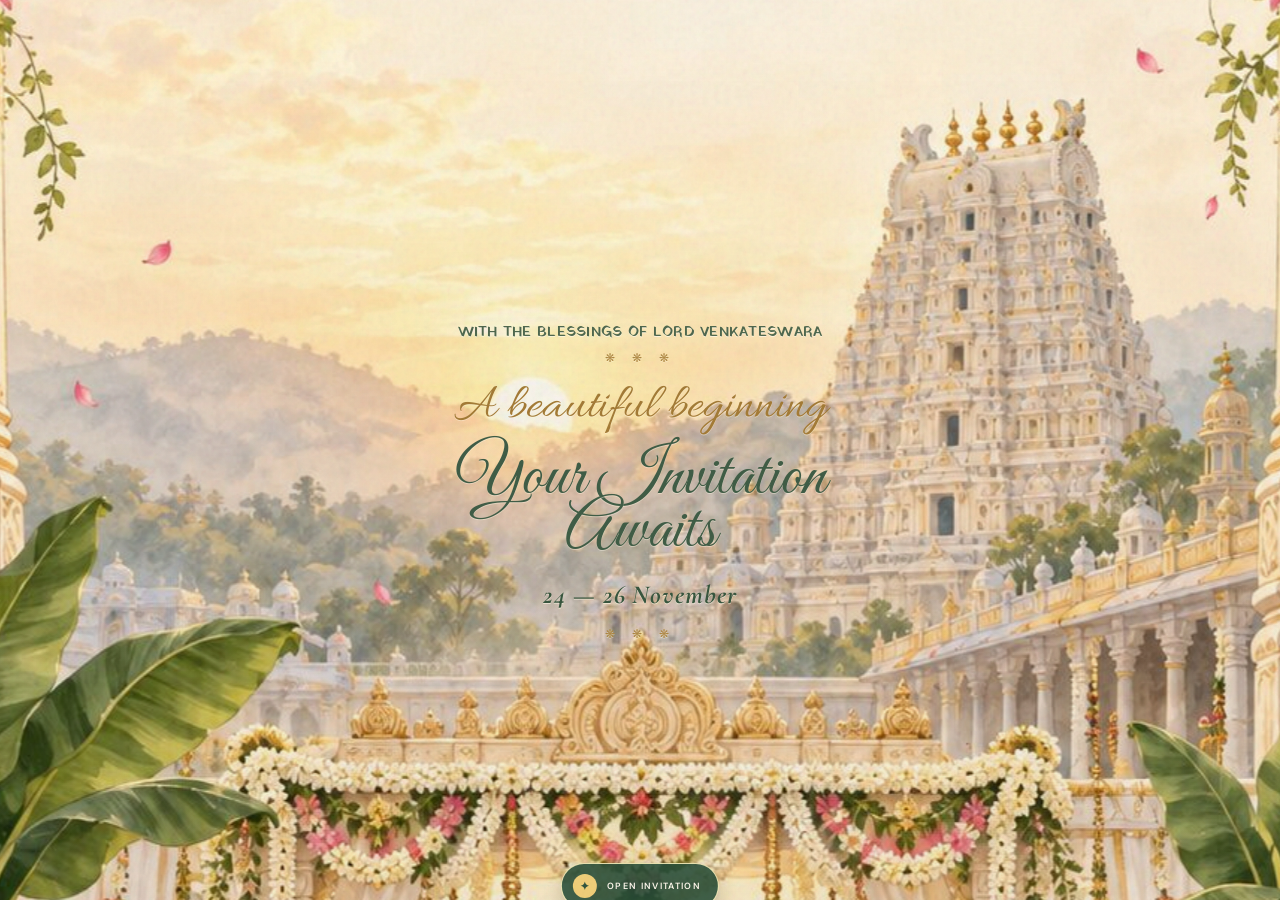
<file: index.html>
<!doctype html>
<html lang="en">
  <head>
    <meta charset="UTF-8" />
    <meta name="viewport" content="width=device-width, initial-scale=1.0" />
    <meta name="theme-color" content="#f6f0e5" />
    <meta name="description" content="A wedding invitation for Shanmukha Sai Sagar Teja Potti and Bhanu Kiran Atturu." />
    <title>Shanmukha &amp; Bhanu | Wedding Invitation</title>
    <link rel="preconnect" href="https://fonts.googleapis.com" />
    <link rel="preconnect" href="https://fonts.gstatic.com" crossorigin />
    <link href="https://fonts.googleapis.com/css2?family=Allura&family=Cormorant+Garamond:ital,wght@0,400;0,500;0,600;0,700;1,500;1,600&family=DM+Sans:opsz,wght@9..40,400;9..40,500;9..40,600&family=Great+Vibes&family=Yatra+One&display=swap" rel="stylesheet" />
    <link rel="stylesheet" href="styles.css" />
  </head>
  <body>
    <main class="invite-app" id="inviteApp" aria-label="Wedding invitation">
      <section class="scene welcome-scene" id="cover" data-scene aria-label="Welcome">
        <div class="cover-seal paper-panel">
          <p class="micro-copy">WITH THE BLESSINGS OF LORD VENKATESWARA</p>
          <div class="seal-floral seal-floral-top" aria-hidden="true">❋ ❋ ❋</div>
          <p class="script-line">A beautiful beginning</p>
          <h1 class="opening-title">Your Invitation<br />Awaits</h1>
          <p class="welcome-subtitle">24 — 26 November</p>
          <div class="seal-floral seal-floral-bottom" aria-hidden="true">❋ ❋ ❋</div>
        </div>
        <button class="unwrap-trigger" type="button" data-scroll-to="couple" aria-label="Open the invitation"><span>✦</span> OPEN INVITATION</button>
      </section>

      <section class="scene couple-scene" id="couple" data-scene aria-label="The couple">
        <div class="couple-frame paper-panel">
          <span class="corner-mark top-mark" aria-hidden="true">✦</span>
          <p class="micro-copy">A NEW BEGINNING</p>
          <div class="couple-illustration"><img src="couple-illustration-transparent.png" alt="Illustration of Shanmukha and Bhanu in traditional wedding attire" loading="lazy" /></div>
          <p class="script-line">Two hearts, one beautiful journey</p>
          <h2><span>Shanmukha Sai Sagar Teja Potti</span><em>&amp;</em><span>Bhanu Kiran Atturu</span></h2>
          <p class="parents-copy">Son of <b>Udaya Kumar Potti &amp; Kalavathi Potti</b><br />and daughter of <b>Madhusudhana Atturu &amp; Sreelatha Ayyapaneni</b></p>
          <button class="text-cta" type="button" data-scroll-to="celebrations">Our celebrations <i>↓</i></button>
          <span class="corner-mark bottom-mark" aria-hidden="true">✦</span>
        </div>
      </section>

      <section class="scene events-scene" id="celebrations" data-scene aria-label="Celebrations">
        <div class="event-backgrounds" aria-hidden="true"><i class="event-background event-background--haldi"></i><i class="event-background event-background--mehendi"></i><i class="event-background event-background--sangeet"></i><i class="event-background event-background--reception"></i></div>
        <div class="events-paper paper-panel">
          <div class="garland" aria-hidden="true"><i></i><i></i><i></i><i></i><i></i><i></i><i></i></div>
          <div class="countdown" data-countdown aria-label="Countdown to the wedding"><span><b data-days>--</b>DAYS</span><span><b data-hours>--</b>HOURS</span><span><b data-minutes>--</b>MINUTES</span><span><b data-seconds>--</b>SECONDS</span></div>
          <p class="micro-copy">SAVE THESE DAYS</p>
          <p class="script-line">Three days of laughter, colour &amp; love</p>
          <h2>Our celebrations</h2>
          <div class="event-stack event-grid">
            <article class="event-tile haldi-tile" data-event="haldi" tabindex="0">
              <div class="event-copy"><p>24 NOVEMBER</p><h3>Haldi</h3><span>MORNING TO AFTERNOON</span></div>
              <small>HOVER TO ENTER</small>
            </article>
            <article class="event-tile mehendi-tile" data-event="mehendi" tabindex="0">
              <div class="event-copy"><p>24 NOVEMBER</p><h3>Mehendi</h3><span>MORNING TO AFTERNOON</span></div>
              <small>HOVER TO ENTER</small>
            </article>
            <article class="event-tile sangeet-tile" data-event="sangeet" tabindex="0">
              <div class="event-copy"><p>24 NOVEMBER</p><h3>Sangeet</h3><span>IN THE EVENING</span></div>
              <small>HOVER TO ENTER</small>
            </article>
            <article class="event-tile reception-tile" data-event="reception" tabindex="0">
              <div class="event-copy"><p>25 NOVEMBER</p><h3>Reception</h3><span>IN THE EVENING</span></div>
              <small>HOVER TO ENTER</small>
            </article>
          </div>
          <button class="text-cta" type="button" data-scroll-to="wedding">The wedding morning <i>↓</i></button>
        </div>
      </section>

      <section class="scene wedding-scene" id="wedding" data-scene aria-label="Wedding day">
        <div class="wedding-card paper-panel">
          <div class="arch-illustration" aria-hidden="true"><span></span><i></i><b></b></div>
          <p class="micro-copy">WEDDING MAHOTSAVAM</p>
          <p class="script-line">As the morning bells ring</p>
          <h2>26<sup>th</sup> November</h2>
          <p class="muhurtham">6:54 AM <span>·</span> MUHURTHAM</p>
          <p class="wedding-copy">Your presence will turn this sacred morning into a memory we will always hold close.</p>
          <a class="location-note location-link" href="https://maps.google.com/maps?vet=10CAAQoqAOahcKEwiA9_bD6I-XAxUAAAAAHQAAAAAQCQ..i&udm&fvr=1&pvq=Cg0vZy8xMXowbW0wN2tqIgYKABACGAM&lqi=ChVJTkFJIGNvbW11bml0eSBjZW50ZXKSARBjb21tdW5pdHlfY2VudGVyqgEA4AEA6gEiCiAIChIcQ0lBQkloQWpsQ3FWZUQ5bnZWYUFYWUp4OGZTQQ&cs=1&um=1&ie=UTF-8&fb=1&gl=us&sa=X&ftid=0x88e42bda3be8a9bb:0x25cb37b0cd97bcf3" target="_blank" rel="noopener noreferrer" aria-label="Open INAI Community Center in Google Maps">
            <svg class="map-pin" viewBox="0 0 24 24" aria-hidden="true"><path d="M12 21s7-6.07 7-12A7 7 0 1 0 5 9c0 5.93 7 12 7 12Z"/><circle cx="12" cy="9" r="2.35"/></svg>
            <p>INAI COMMUNITY CENTER <span>·</span> OPEN IN GOOGLE MAPS</p>
          </a>
          <button class="round-cta" type="button" data-scroll-to="rsvp">RSVP <i>↓</i></button>
        </div>
      </section>

      <section class="scene rsvp-scene" id="rsvp" data-scene aria-label="RSVP">
        <div class="rsvp-paper paper-panel">
          <div class="floral-wreath" aria-hidden="true"><span>❋</span><span>❋</span><span>❋</span><span>❋</span><span>❋</span></div>
          <p class="micro-copy">SHANMUKHA &amp; BHANU</p>
          <p class="script-line">Your presence is our joy</p>
          <h2>Will you join us?</h2>
          <p class="rsvp-copy">Choose an option below to send your warm response.</p>
          <div class="rsvp-actions">
            <a href="rsvp.html?response=joyfully-attending">Joyfully attending <i>→</i></a>
            <a href="rsvp.html?response=with-regrets">Sending wishes</a>
          </div>
          <button class="restart" type="button" data-scroll-to="cover">Back to the beginning ↑</button>
        </div>
      </section>

    </main>
    <script src="script.js"></script>
  </body>
</html>
</file>
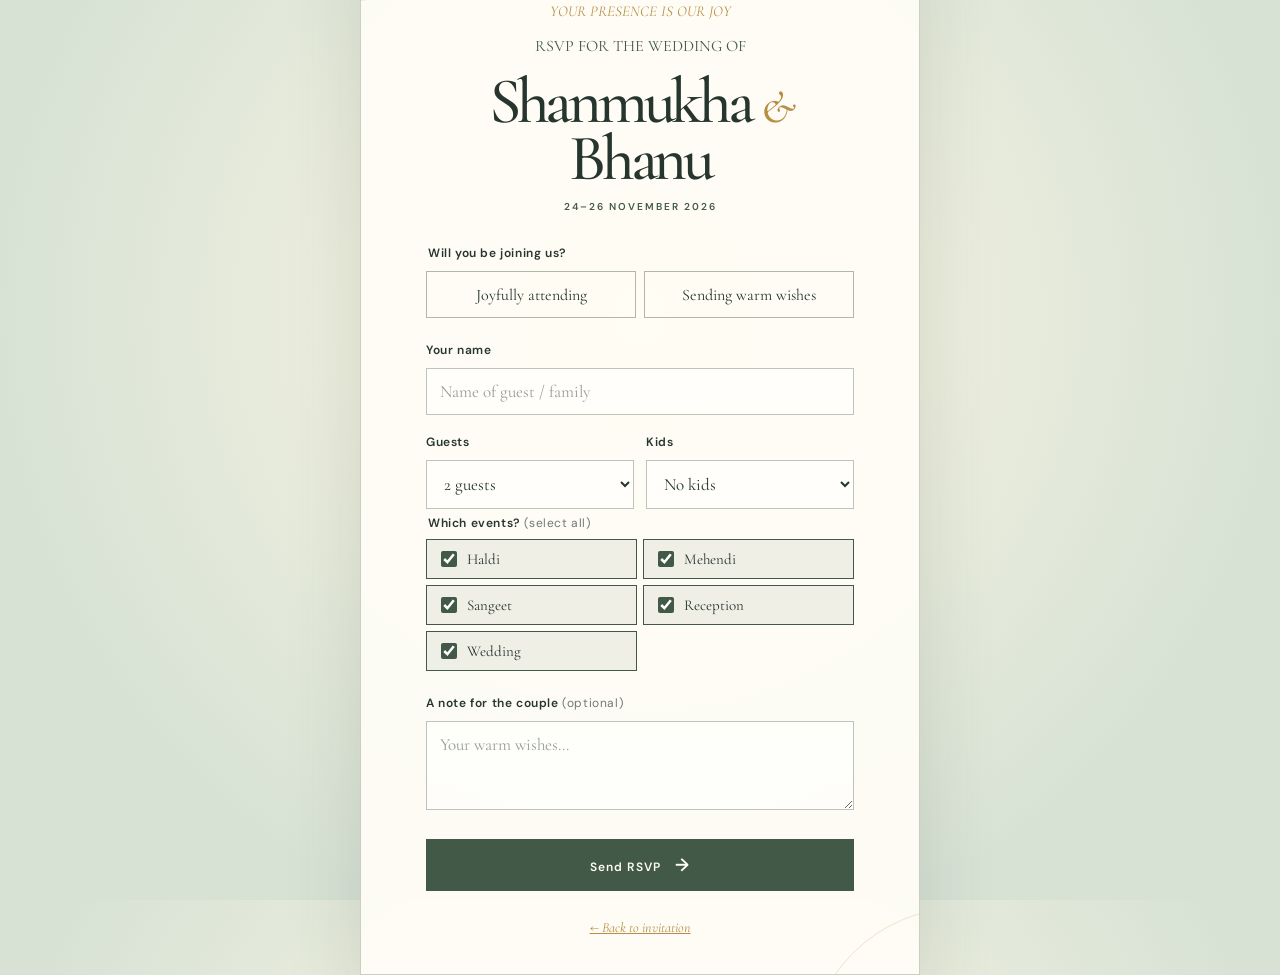
<file: rsvp.html>
<!doctype html>
<html lang="en">
  <head>
    <meta charset="UTF-8" />
    <meta name="viewport" content="width=device-width, initial-scale=1.0" />
    <meta name="theme-color" content="#f6f0e5" />
    <title>RSVP | Shanmukha &amp; Bhanu</title>
    <link rel="preconnect" href="https://fonts.googleapis.com" />
    <link rel="preconnect" href="https://fonts.gstatic.com" crossorigin />
    <link href="https://fonts.googleapis.com/css2?family=Allura&family=Cormorant+Garamond:ital,wght@0,400;0,500;0,600;0,700;1,500;1,600&family=DM+Sans:opsz,wght@9..40,400;9..40,500;9..40,600&display=swap" rel="stylesheet" />
    <link rel="stylesheet" href="styles.css" />
    <link rel="stylesheet" href="rsvp.css" />
    <style>
      .guest-counts { display:grid; grid-template-columns:1fr 1fr; gap:12px; }
      .guest-counts .field-label { margin-top:19px; }
      .share-actions { display:grid; gap:10px; margin-top:18px; }
      .share-btn { display:flex; align-items:center; justify-content:center; gap:8px; width:100%; padding:13px 18px; border:1px solid var(--evergreen); border-radius:0; cursor:pointer; font-family:var(--sans); font-size:12px; font-weight:600; letter-spacing:.09em; transition:filter .2s,transform .2s; text-decoration:none; }
      .share-btn:hover { filter:brightness(1.06); transform:translateY(-2px); }
      .share-btn svg { width:18px; height:18px; flex:0 0 auto; }
      .whatsapp-btn { color:#fff; background:#25d366; border-color:#25d366; }
      .copy-btn { color:var(--paper); background:var(--evergreen); border-color:var(--evergreen); }
      .share-native-btn { color:var(--evergreen); background:transparent; border-color:var(--evergreen); }
      .share-divider { margin:14px 0 4px; color:rgba(38,54,47,.55); font:italic 13px var(--serif); text-align:center; }
      .events-attending { margin-top:6px; }
      .events-attending legend { margin-bottom:8px; }
      .event-checks { display:grid; grid-template-columns:1fr 1fr; gap:6px; }
      .event-checks label { display:flex; align-items:center; gap:7px; padding:8px 10px; border:1px solid rgba(67,89,71,.28); font:15px var(--serif); cursor:pointer; transition:background .2s; }
      .event-checks label:has(input:checked) { background:rgba(67,89,71,.08); border-color:var(--evergreen); }
      .event-checks input { accent-color:var(--evergreen); width:16px; height:16px; }
      .blessing-intro { margin:20px 0 4px; padding:17px 18px; border:1px solid rgba(183,142,70,.38); background:rgba(183,142,70,.07); text-align:center; }
      .blessing-intro h2 { margin:0 0 5px; color:var(--evergreen); font:italic 24px var(--serif); }
      .blessing-intro p { margin:0; color:rgba(38,54,47,.78); font:italic 15px/1.4 var(--serif); }
      [hidden] { display:none !important; }
      @media (max-width:400px) {
        .event-checks { grid-template-columns:1fr; }
        .guest-counts { grid-template-columns:1fr 1fr; }
      }
    </style>
  </head>
  <body class="rsvp-page">
    <main class="rsvp-card">
      <p class="rsvp-telugu">YOUR PRESENCE IS OUR JOY</p>
      <p class="eyebrow rsvp-eyebrow">RSVP FOR THE WEDDING OF</p>
      <h1>Shanmukha <em>&amp;</em> Bhanu</h1>
      <p class="rsvp-date">24–26 NOVEMBER 2026</p>
      <form id="rsvpForm" novalidate>
        <fieldset>
          <legend>Will you be joining us?</legend>
          <div class="response-options">
            <label><input type="radio" name="response" value="Joyfully attending" required /><span>Joyfully attending</span></label>
            <label><input type="radio" name="response" value="Sending warm wishes" /><span>Sending warm wishes</span></label>
          </div>
        </fieldset>
        <label class="field-label" for="guestName">Your name</label>
        <input id="guestName" name="guestName" autocomplete="name" placeholder="Name of guest / family" required />
        <div id="attendingDetails">
          <div class="guest-counts">
            <div>
              <label class="field-label" for="guestCount">Guests</label>
              <select id="guestCount" name="guestCount">
                <option value="1">1 guest</option>
                <option value="2" selected>2 guests</option>
                <option value="3">3 guests</option>
                <option value="4">4 guests</option>
                <option value="5+">5+ guests</option>
              </select>
            </div>
            <div>
              <label class="field-label" for="kidsCount">Kids</label>
              <select id="kidsCount" name="kidsCount">
                <option value="0">No kids</option>
                <option value="1">1 child</option>
                <option value="2">2 children</option>
                <option value="3">3 children</option>
                <option value="4+">4+ children</option>
              </select>
            </div>
          </div>
          <fieldset class="events-attending">
            <legend class="field-label">Which events? <span>(select all)</span></legend>
            <div class="event-checks">
              <label><input type="checkbox" name="events" value="Haldi" checked />Haldi</label>
              <label><input type="checkbox" name="events" value="Mehendi" checked />Mehendi</label>
              <label><input type="checkbox" name="events" value="Sangeet" checked />Sangeet</label>
              <label><input type="checkbox" name="events" value="Reception" checked />Reception</label>
              <label><input type="checkbox" name="events" value="Wedding" checked />Wedding</label>
            </div>
          </fieldset>
        </div>
        <div class="blessing-intro" id="blessingIntro" hidden>
          <h2>Send a little love</h2>
          <p>Though you can’t be with us, your blessings mean so much.</p>
        </div>
        <label class="field-label" id="noteLabel" for="note">A note for the couple <span>(optional)</span></label>
        <textarea id="note" name="note" rows="3" placeholder="Your warm wishes…"></textarea>
        <button type="submit">Send RSVP <span>→</span></button>
      </form>
      <div class="response-message" id="responseMessage" hidden aria-live="polite">
        <p class="message-mark">✦</p>
        <h2>Thank you!</h2>
        <p id="messageText"></p>
        <div class="share-actions">
          <a class="share-btn whatsapp-btn" id="whatsappShare" href="#" target="_blank" rel="noopener noreferrer">
            <svg viewBox="0 0 24 24" fill="currentColor"><path d="M17.472 14.382c-.297-.149-1.758-.867-2.03-.967-.273-.099-.471-.148-.67.15-.197.297-.767.966-.94 1.164-.173.199-.347.223-.644.075-.297-.15-1.255-.463-2.39-1.475-.883-.788-1.48-1.761-1.653-2.059-.173-.297-.018-.458.13-.606.134-.133.298-.347.446-.52.149-.174.198-.298.298-.497.099-.198.05-.371-.025-.52-.075-.149-.669-1.612-.916-2.207-.242-.579-.487-.5-.669-.51-.173-.008-.371-.01-.57-.01-.198 0-.52.074-.792.372-.272.297-1.04 1.016-1.04 2.479 0 1.462 1.065 2.875 1.213 3.074.149.198 2.096 3.2 5.077 4.487.709.306 1.262.489 1.694.625.712.227 1.36.195 1.871.118.571-.085 1.758-.719 2.006-1.413.248-.694.248-1.289.173-1.413-.074-.124-.272-.198-.57-.347m-5.421 7.403h-.004a9.87 9.87 0 01-5.031-1.378l-.361-.214-3.741.982.998-3.648-.235-.374a9.86 9.86 0 01-1.51-5.26c.001-5.45 4.436-9.884 9.888-9.884 2.64 0 5.122 1.03 6.988 2.898a9.825 9.825 0 012.893 6.994c-.003 5.45-4.437 9.884-9.885 9.884m8.413-18.297A11.815 11.815 0 0012.05 0C5.495 0 .16 5.335.157 11.892c0 2.096.547 4.142 1.588 5.945L.057 24l6.305-1.654a11.882 11.882 0 005.683 1.448h.005c6.554 0 11.89-5.335 11.893-11.893a11.821 11.821 0 00-3.48-8.413z"/></svg>
            Send via WhatsApp
          </a>
          <button class="share-btn copy-btn" id="copyResponse" type="button">
            <svg viewBox="0 0 24 24" fill="none" stroke="currentColor" stroke-width="2"><rect x="9" y="9" width="13" height="13" rx="2"/><path d="M5 15H4a2 2 0 01-2-2V4a2 2 0 012-2h9a2 2 0 012 2v1"/></svg>
            Copy RSVP message
          </button>
          <button class="share-btn share-native-btn" id="nativeShare" type="button" hidden>
            <svg viewBox="0 0 24 24" fill="none" stroke="currentColor" stroke-width="2"><circle cx="18" cy="5" r="3"/><circle cx="6" cy="12" r="3"/><circle cx="18" cy="19" r="3"/><path d="M8.59 13.51l6.83 3.98M15.41 6.51l-6.82 3.98"/></svg>
            Share…
          </button>
        </div>
      </div>
      <a class="return-link" href="index.html">← Back to invitation</a>
    </main>
    <script>
      // ── PASTE YOUR GOOGLE APPS SCRIPT WEB APP URL HERE ──
      const GOOGLE_SCRIPT_URL = 'https://script.google.com/macros/s/AKfycbxhFfyy0weyGkVvTYgEt6jJkutB7xtezb4gKPR59Fugv_9b9_sWZN6_I-GNwBYvLSiWRQ/exec';
      const WHATSAPP_NUMBER = '';

      const params = new URLSearchParams(window.location.search);
      const form = document.getElementById('rsvpForm');
      const responseMessage = document.getElementById('responseMessage');
      const messageText = document.getElementById('messageText');
      const responseChoice = params.get('response');
      const attending = document.querySelector('input[value="Joyfully attending"]');
      const wishes = document.querySelector('input[value="Sending warm wishes"]');
      const attendingDetails = document.getElementById('attendingDetails');
      const blessingIntro = document.getElementById('blessingIntro');
      const noteLabel = document.getElementById('noteLabel');
      const note = document.getElementById('note');
      const syncResponseFields = () => {
        const sendingWishes = wishes.checked;
        attendingDetails.hidden = sendingWishes;
        blessingIntro.hidden = !sendingWishes;
        noteLabel.innerHTML = sendingWishes
          ? 'Your blessing for the couple <span>(optional)</span>'
          : 'A note for the couple <span>(optional)</span>';
        note.placeholder = sendingWishes
          ? 'Write your heartfelt wishes for their journey together…'
          : 'Your warm wishes…';
      };
      form.querySelectorAll('input[name="response"]').forEach((radio) => {
        radio.addEventListener('change', syncResponseFields);
      });
      if (responseChoice === 'joyfully-attending') attending.checked = true;
      if (responseChoice === 'with-regrets') wishes.checked = true;
      syncResponseFields();

      if (navigator.share) {
        document.getElementById('nativeShare').hidden = false;
      }

      let rsvpText = '';

      form.addEventListener('submit', async (event) => {
        event.preventDefault();
        if (!form.reportValidity()) return;

        const submitBtn = form.querySelector('button[type="submit"]');
        submitBtn.disabled = true;
        submitBtn.textContent = 'Sending…';

        const data = new FormData(form);
        const events = data.getAll('events');
        const eventsLine = events.length > 0 ? `\nEvents: ${events.join(', ')}` : '';

        const payload = {
          guestName: data.get('guestName'),
          response: data.get('response'),
          guestCount: data.get('response') === 'Joyfully attending' ? data.get('guestCount') : '',
          kidsCount: data.get('response') === 'Joyfully attending' ? data.get('kidsCount') : '',
          events: data.get('response') === 'Joyfully attending' ? events : [],
          note: data.get('note') || ''
        };

        const isAttending = payload.response === 'Joyfully attending';
        rsvpText = `RSVP — ${payload.guestName}\nWedding of Shanmukha & Bhanu (24–26 Nov 2026)\nResponse: ${payload.response}`
          + (isAttending ? `\nGuests: ${payload.guestCount}\nKids: ${payload.kidsCount}${eventsLine}` : '')
          + (payload.note ? `\n${isAttending ? 'Message' : 'Blessing'}: ${payload.note}` : '');

        if (GOOGLE_SCRIPT_URL) {
          try {
            const iframe = document.createElement('iframe');
            iframe.name = 'rsvp-sink';
            iframe.style.display = 'none';
            document.body.appendChild(iframe);
            const hiddenForm = document.createElement('form');
            hiddenForm.method = 'POST';
            hiddenForm.action = GOOGLE_SCRIPT_URL;
            hiddenForm.target = 'rsvp-sink';
            const input = document.createElement('input');
            input.type = 'hidden';
            input.name = 'data';
            input.value = JSON.stringify(payload);
            hiddenForm.appendChild(input);
            document.body.appendChild(hiddenForm);
            hiddenForm.submit();
            hiddenForm.remove();
          } catch {}
        }

        form.hidden = true;
        messageText.textContent = isAttending
          ? 'We can\'t wait to celebrate with you! Your RSVP has been recorded.'
          : 'Thank you for your kind wishes. Your blessings mean so much to us!';
        responseMessage.hidden = false;

        const waLink = document.getElementById('whatsappShare');
        const waText = encodeURIComponent(rsvpText);
        waLink.href = WHATSAPP_NUMBER
          ? `https://wa.me/${WHATSAPP_NUMBER}?text=${waText}`
          : `https://wa.me/?text=${waText}`;
      });

      document.getElementById('copyResponse').addEventListener('click', async (event) => {
        try {
          await navigator.clipboard.writeText(rsvpText);
          event.currentTarget.innerHTML = '✓ Copied!';
          setTimeout(() => { event.currentTarget.innerHTML = '<svg viewBox="0 0 24 24" fill="none" stroke="currentColor" stroke-width="2"><rect x="9" y="9" width="13" height="13" rx="2"/><path d="M5 15H4a2 2 0 01-2-2V4a2 2 0 012-2h9a2 2 0 012 2v1"/></svg> Copy RSVP message'; }, 2000);
        } catch {
          prompt('Copy this RSVP:', rsvpText);
        }
      });

      document.getElementById('nativeShare').addEventListener('click', async () => {
        try {
          await navigator.share({ title: 'RSVP — Shanmukha & Bhanu Wedding', text: rsvpText });
        } catch {}
      });
    </script>
  </body>
</html>
</file>
<file: styles.css>
:root { --ink:#26362f; --evergreen:#435947; --sage:#aebba3; --leaf:#718467; --paper:#fffdf6; --warm-paper:#f6f0e5; --blush:#e7c5bc; --gold:#b78e46; --script:"Allura",cursive; --display-script:"Great Vibes",cursive; --serif:"Cormorant Garamond",Georgia,serif; --sans:"DM Sans",sans-serif; }
*{box-sizing:border-box}html,body{height:100%}body{margin:0;color:var(--ink);overflow:hidden;background:var(--warm-paper);font-family:var(--serif)}button,a{font:inherit}button{cursor:pointer}.invite-app{position:relative;min-height:100dvh;isolation:isolate;overflow:hidden;background:#dbe5d9}.invite-app::before{content:"";position:absolute;z-index:20;inset:0;pointer-events:none;opacity:.24;background-image:url("data:image/svg+xml,%3Csvg viewBox='0 0 180 180' xmlns='http://www.w3.org/2000/svg'%3E%3Cfilter id='n'%3E%3CfeTurbulence type='fractalNoise' baseFrequency='.88' numOctaves='3' stitchTiles='stitch'/%3E%3C/filter%3E%3Crect width='100%25' height='100%25' filter='url(%23n)' opacity='.34'/%3E%3C/svg%3E");mix-blend-mode:multiply}.scene{position:absolute;z-index:1;inset:0;display:grid;place-items:center;padding:clamp(55px,9vh,90px) 24px clamp(70px,10vh,100px);visibility:hidden;opacity:0;transform:scale(1.035);transition:opacity .56s ease,transform .7s cubic-bezier(.2,.75,.25,1),visibility 0s linear .7s}.scene.is-active{z-index:2;visibility:visible;opacity:1;transform:scale(1);transition:opacity .56s ease,transform .7s cubic-bezier(.2,.75,.25,1)}.scene.is-leaving{z-index:3;visibility:visible;opacity:0;transform:translateX(-7%) scale(.99);transition:opacity .46s ease,transform .55s ease}.paper-panel{position:relative;width:min(430px,100%);overflow:hidden;text-align:center;background:rgba(255,253,246,.92);box-shadow:0 18px 55px rgba(56,72,54,.15),0 2px 10px rgba(56,72,54,.08)}.paper-panel::before{content:"";position:absolute;z-index:-1;inset:9px;border:1px solid rgba(67,89,71,.2);pointer-events:none}.micro-copy{margin:0;color:var(--evergreen);font:600 9px/1.3 var(--sans);letter-spacing:.23em}.script-line{margin:14px 0 5px;color:var(--gold);font:clamp(29px,6vw,38px)/.9 var(--script)}.quiet-controls{position:absolute;z-index:10;top:21px;left:50%;display:flex;align-items:center;gap:12px;width:min(430px,calc(100% - 48px));transform:translateX(-50%);color:rgba(38,54,47,.72);font:600 9px var(--sans);letter-spacing:.15em}.progress-track{flex:1;height:1px;overflow:hidden;background:rgba(67,89,71,.25)}.progress-track i{display:block;width:20%;height:100%;background:var(--gold);transition:width .45s ease}
.welcome-scene{background:linear-gradient(145deg,#edf2e8 0%,#f9f3e7 53%,#d9e4d6 100%)}.temple-wash{position:absolute;inset:0;overflow:hidden;opacity:.17;mix-blend-mode:multiply}.temple-wash::after{content:"";position:absolute;inset:0;background:linear-gradient(180deg,rgba(255,253,246,.74),rgba(244,238,220,.3))}.temple-wash img{width:100%;height:100%;object-fit:cover;object-position:center;filter:sepia(.45) saturate(.65)}.sun-glow{position:absolute;top:12%;left:50%;width:min(62vw,390px);aspect-ratio:1;transform:translateX(-50%);border-radius:50%;background:radial-gradient(circle,rgba(255,240,190,.9),rgba(255,240,190,0) 68%)}.welcome-paper{padding:clamp(48px,8vh,76px) 34px 38px;background:rgba(255,253,246,.82)}.welcome-paper::after{content:"";position:absolute;inset:18px;pointer-events:none;background:linear-gradient(100deg,transparent 48%,rgba(183,142,70,.22) 49% 50%,transparent 51%) top 25px center/100% 1px no-repeat}.monogram{display:flex;align-items:center;justify-content:center;gap:10px;color:var(--evergreen);font-size:19px}.monogram span{display:grid;width:30px;height:30px;place-items:center;border:1px solid rgba(67,89,71,.48);border-radius:50%;font:600 16px var(--serif)}.monogram i{color:var(--gold);font-style:normal;font-size:11px}.welcome-paper h1{margin:0;color:var(--ink);font-size:clamp(53px,11vw,75px);font-weight:500;line-height:.69;letter-spacing:-.075em}.welcome-paper h1 em{display:inline-block;margin:14px 0 8px;color:var(--gold);font-size:.52em;font-style:italic}.welcome-subtitle{margin:13px 0 23px;color:var(--evergreen);font-size:18px;font-style:italic}.date-pill{display:flex;align-items:center;justify-content:center;gap:9px;width:max-content;margin:0 auto;padding:9px 17px;border-top:1px solid rgba(67,89,71,.28);border-bottom:1px solid rgba(67,89,71,.28);color:var(--evergreen);font-family:var(--sans)}.date-pill span{font-size:13px;letter-spacing:.1em}.date-pill b{padding-left:9px;border-left:1px solid rgba(67,89,71,.4);font-size:8px;letter-spacing:.22em}.round-cta{display:inline-flex;align-items:center;justify-content:center;gap:10px;margin-top:27px;padding:0;border:0;color:var(--evergreen);background:transparent;font:600 10px var(--sans);letter-spacing:.16em}.round-cta i{display:grid;width:28px;height:28px;place-items:center;border:1px solid var(--gold);border-radius:50%;color:var(--gold);font-size:15px;font-style:normal;transition:transform .2s,background .2s}.round-cta:hover i{transform:translateY(3px);color:var(--paper);background:var(--gold)}.temple-note{position:absolute;bottom:21px;margin:0;color:rgba(38,54,47,.62);font:italic 13px var(--serif)}.floral-corner{position:absolute;z-index:1;width:220px;color:rgba(112,132,103,.56);fill:rgba(231,197,188,.66);stroke:currentColor;stroke-width:1.4}.flower-top-left{top:-18px;left:-45px}.flower-bottom-right{right:-45px;bottom:-18px;transform:rotate(180deg)}
.couple-scene{background:radial-gradient(circle at 50% 18%,#f8f2e3,#d7e2d5 80%)}.couple-frame{padding:46px 32px 34px}.couple-frame::after,.events-paper::after{content:"";position:absolute;z-index:-1;inset:0;opacity:.45;background-image:radial-gradient(circle at 20% 22%,var(--blush) 0 2px,transparent 2.5px),radial-gradient(circle at 76% 25%,var(--sage) 0 2px,transparent 2.5px),radial-gradient(circle at 35% 85%,var(--blush) 0 2px,transparent 2.5px);background-size:110px 120px,140px 130px,160px 160px}.corner-mark{display:block;color:var(--gold);font-size:12px}.top-mark{margin-bottom:11px}.bottom-mark{margin-top:19px}.couple-illustration{display:flex;align-items:flex-end;justify-content:center;gap:24px;height:164px;margin:11px auto 14px}.portrait{position:relative;width:92px;height:131px;overflow:hidden;border-radius:52px 52px 7px 7px;background:linear-gradient(145deg,#becbba,#718467);box-shadow:inset 0 0 0 7px rgba(255,253,246,.78)}.portrait::before{content:"";position:absolute;top:20px;left:50%;width:39px;height:39px;border-radius:50%;transform:translateX(-50%);background:#f2d7c2}.portrait::after{content:"";position:absolute;top:53px;left:50%;width:77px;height:90px;border-radius:38px 38px 0 0;transform:translateX(-50%);background:#3f5144}.portrait span{position:absolute;z-index:1;top:16px;left:50%;width:47px;height:23px;border-radius:55% 55% 12px 12px;transform:translateX(-50%);background:#26362f}.portrait-bride{height:146px;background:linear-gradient(145deg,#f1d8cc,#b78771)}.portrait-bride::after{background:#e8c2b3}.portrait-bride span{width:52px;height:48px;top:9px;border-radius:55% 55% 25px 25px}.floral-sprig{display:flex;align-items:center;align-self:center;width:25px;height:96px;flex-direction:column;justify-content:space-evenly;border-left:1px solid var(--leaf)}.floral-sprig i{display:block;width:9px;height:9px;border-radius:9px 0;background:var(--blush);transform:rotate(22deg)}.couple-frame h2,.events-paper h2,.wedding-card h2,.rsvp-paper h2{margin:0;color:var(--ink);font-size:clamp(28px,6.4vw,37px);font-weight:500;line-height:.95;letter-spacing:-.05em}.couple-frame h2 em{display:inline-block;margin:8px 0;color:var(--gold);font-size:.75em;font-style:italic}.parents-copy{margin:18px auto 21px;color:rgba(38,54,47,.82);font-size:15px;font-style:italic;line-height:1.23}.parents-copy b{font-weight:600}.text-cta{padding:0;border:0;color:var(--evergreen);background:transparent;font:600 10px var(--sans);letter-spacing:.14em}.text-cta i{margin-left:5px;color:var(--gold);font-size:15px;font-style:normal}
.events-scene{background:linear-gradient(145deg,#d8e3d5,#f7f2e7 55%,#e7d9c8)}.events-paper{padding:48px 27px 35px}.events-paper .script-line{margin-top:14px}.events-paper h2{margin-bottom:26px}.event-stack{display:grid;gap:11px}.event-tile{min-height:121px;padding:18px 17px 15px;color:var(--paper);background:var(--evergreen);box-shadow:0 9px 16px rgba(56,72,54,.13)}.event-tile p{margin:0;color:#e6cb8b;font:600 8px var(--sans);letter-spacing:.2em}.event-tile h3{margin:10px 0 7px;font-size:30px;font-weight:500;line-height:.78;letter-spacing:-.05em}.event-tile h3 em{color:#e6cb8b;font-style:italic}.event-tile span{font:500 8px var(--sans);letter-spacing:.16em;color:rgba(255,253,246,.8)}.reception-tile{background:#d8c09c;color:var(--ink);transform:translateX(13px)}.reception-tile p,.reception-tile h3 em{color:#926f32}.reception-tile span{color:rgba(38,54,47,.72)}.events-paper .text-cta{display:block;margin:28px auto 0}
.wedding-scene{background:radial-gradient(circle at 50% 19%,#fff6d9,#e0eadc 50%,#bfceba 100%)}.wedding-card{padding:44px 32px 35px}.arch-illustration{position:relative;width:148px;height:100px;margin:0 auto 22px;border:2px solid var(--gold);border-bottom:0;border-radius:100px 100px 0 0}.arch-illustration::before{content:"";position:absolute;top:12px;left:50%;width:1px;height:88px;transform:translateX(-50%);background:var(--gold)}.arch-illustration span,.arch-illustration i,.arch-illustration b{position:absolute;top:27px;width:14px;height:14px;border:1px solid var(--evergreen);border-radius:50%;background:var(--blush)}.arch-illustration span{left:21px}.arch-illustration i{left:calc(50% - 7px);top:12px}.arch-illustration b{right:21px}.wedding-card h2{font-size:clamp(45px,9vw,61px)}.wedding-card h2 sup{margin-left:3px;color:var(--gold);font-size:.34em;letter-spacing:0}.muhurtham{margin:16px 0 15px;color:var(--evergreen);font:600 10px var(--sans);letter-spacing:.18em}.muhurtham span{color:var(--gold)}.wedding-copy{max-width:280px;margin:0 auto;color:rgba(38,54,47,.82);font-size:17px;font-style:italic;line-height:1.13}.location-note{display:flex;align-items:center;justify-content:center;gap:7px;margin-top:23px;padding:12px 0;border-top:1px solid rgba(67,89,71,.22);border-bottom:1px solid rgba(67,89,71,.22)}.location-note span{color:var(--gold);font-size:17px}.location-note p{margin:0;color:var(--evergreen);font:500 9px var(--sans);letter-spacing:.1em}.wedding-card .round-cta{margin-top:22px}
.rsvp-scene{background:linear-gradient(145deg,#d9e4d7,#fff6e8 52%,#d7e1d2)}.rsvp-paper{padding:56px 34px 42px}.floral-wreath{display:flex;align-items:center;justify-content:center;gap:9px;margin-bottom:14px;color:var(--gold)}.floral-wreath span{display:grid;width:23px;height:23px;place-items:center;border:1px solid rgba(183,142,70,.5);border-radius:50%;font-size:11px}.floral-wreath span:nth-child(2),.floral-wreath span:nth-child(4){transform:translateY(-7px)}.rsvp-paper h2{margin-top:8px;font-size:clamp(43px,9vw,57px)}.rsvp-copy{max-width:250px;margin:15px auto 22px;color:rgba(38,54,47,.82);font-size:17px;font-style:italic;line-height:1.16}.rsvp-actions{display:grid;gap:8px}.rsvp-actions a{display:flex;align-items:center;justify-content:center;min-height:45px;padding:9px 14px;border:1px solid var(--evergreen);color:var(--paper);background:var(--evergreen);text-decoration:none;font:600 10px var(--sans);letter-spacing:.13em;transition:transform .2s,background .2s}.rsvp-actions a:first-child i{margin-left:10px;color:var(--gold);font-size:16px;font-style:normal}.rsvp-actions a:last-child{color:var(--evergreen);background:transparent}.rsvp-actions a:hover{transform:translateY(-2px);background:#2f4536}.rsvp-actions a:last-child:hover{color:var(--paper)}.restart{margin-top:24px;padding:0;border:0;color:var(--gold);background:transparent;font:italic 14px var(--serif)}
.scene-nav{position:absolute;z-index:10;right:0;bottom:22px;left:0;display:flex;align-items:center;justify-content:center;gap:13px}.scene-nav>button{width:25px;height:25px;padding:0;border:1px solid rgba(67,89,71,.35);border-radius:50%;color:var(--evergreen);background:rgba(255,253,246,.42);font-size:13px;transition:background .2s}.scene-nav>button:hover{background:var(--paper)}.scene-dots{display:flex;align-items:center;gap:7px}.scene-dots button{width:5px;height:5px;padding:0;border:0;border-radius:50%;background:rgba(67,89,71,.35);transition:width .3s,border-radius .3s,background .3s}.scene-dots button[aria-selected="true"]{width:19px;border-radius:4px;background:var(--gold)}
@media (min-width:700px){.scene{padding-top:75px;padding-bottom:88px}.paper-panel{width:min(455px,100%)}.welcome-paper{padding-top:75px}.couple-frame,.events-paper,.wedding-card,.rsvp-paper{padding-top:52px}}@media (max-height:700px) and (min-width:540px){.scene{padding-top:48px;padding-bottom:63px}.quiet-controls{top:15px}.scene-nav{bottom:14px}.welcome-paper{padding-top:42px;padding-bottom:28px}.welcome-paper h1{font-size:57px}.couple-illustration{height:125px;margin-bottom:8px}.portrait{transform:scale(.85);transform-origin:bottom}.couple-frame{padding-top:30px;padding-bottom:22px}.events-paper{padding-top:32px;padding-bottom:24px}.event-tile{min-height:103px}.wedding-card{padding-top:28px;padding-bottom:20px}.arch-illustration{margin-bottom:12px;transform:scale(.8);transform-origin:bottom}.rsvp-paper{padding-top:35px;padding-bottom:27px}}@media (prefers-reduced-motion:reduce){*,*::before,*::after{scroll-behavior:auto!important;transition-duration:.01ms!important;animation-duration:.01ms!important;animation-iteration-count:1!important}}

/* Ornate, illustrated invitation treatment inspired by the reference reel's flow. */
.welcome-scene { background: #f7e8c9 url("tirumala-wedding-mandap.png") center/cover no-repeat; }
.welcome-scene::after { content:""; position:absolute; inset:0; background:linear-gradient(180deg,rgba(255,249,230,.08),rgba(72,51,26,.18)); pointer-events:none; }
.cover-seal { z-index:1; width:min(286px,78vw); min-height:302px; padding:36px 25px 29px; color:#fff9eb; background:linear-gradient(145deg,#294a3d,#17372f); box-shadow:0 23px 46px rgba(73,49,19,.34),inset 0 0 0 3px rgba(237,207,132,.15); }
.cover-seal::before { z-index:0; inset:11px; border-color:rgba(246,217,143,.7); }.cover-seal::after { content:""; position:absolute; inset:0; opacity:.58; pointer-events:none; background:radial-gradient(circle at 8% 8%,#f4dfaf 0 3px,transparent 4px),radial-gradient(circle at 92% 12%,#f4dfaf 0 3px,transparent 4px),radial-gradient(circle at 9% 88%,#f4dfaf 0 3px,transparent 4px),radial-gradient(circle at 90% 91%,#f4dfaf 0 3px,transparent 4px); }
.cover-seal > * { position:relative; z-index:1; }.cover-seal .micro-copy { max-width:188px; margin:auto; color:#f2d894; font-size:7px; letter-spacing:.17em; }.cover-seal .script-line { margin:20px 0 7px; color:#f5d999; font-size:32px; }.cover-seal h1 { margin:0; color:#fff9ec; font-size:51px; font-weight:500; line-height:.7; letter-spacing:-.07em; }.cover-seal h1 em { display:inline-block; margin:12px 0 7px; color:#efcf82; font-size:.52em; font-style:italic; }.cover-seal .welcome-subtitle { margin:10px 0 17px; color:#e5eadc; font-size:15px; }.seal-floral { color:#f4d99a; font-size:12px; letter-spacing:7px; }.seal-floral-top { margin-top:11px; }.seal-floral-bottom { margin-top:17px; }.invite-seal { display:inline-flex; align-items:center; gap:8px; padding:7px 12px 7px 8px; border:1px solid #f1d38a; border-radius:30px; color:#fff9ec; background:rgba(255,255,255,.03); font:600 8px var(--sans); letter-spacing:.13em; transition:background .22s,transform .22s; }.invite-seal span { display:grid; width:24px; height:24px; place-items:center; border-radius:50%; color:#23433a; background:#f1d38a; font-size:11px; }.invite-seal:hover { transform:translateY(-2px); background:rgba(255,255,255,.13); }

.couple-scene { background:linear-gradient(145deg,#faf1d9,#ecd7bf 60%,#e7eee1); }.couple-frame { width:min(460px,100%); padding:28px 25px 23px; background:#fffaf0; }.couple-illustration { display:block; width:100%; height:240px; margin:8px auto 5px; overflow:hidden; border-bottom:1px solid rgba(183,142,70,.35); }.couple-illustration img { width:100%; height:100%; object-fit:cover; object-position:center 24%; }.couple-frame .script-line { margin-top:12px; font-size:30px; }.couple-frame h2 { font-size:30px; }.couple-frame h2 em { margin:4px 0; }.parents-copy { font-size:14px; margin:13px auto 15px; }.couple-frame .text-cta { margin-top:0; }

.events-scene { background:linear-gradient(145deg,#f5e7cf,#e6f0e3 53%,#f4d9cb); }.events-paper { overflow:visible; padding:116px 27px 29px; background:#fffdf5; }.events-paper::before { z-index:0; }.events-paper > * { position:relative; z-index:1; }.garland { position:absolute; z-index:2; top:-6px; left:20px; right:20px; display:flex; justify-content:space-around; height:84px; pointer-events:none; }.garland i { position:relative; display:block; width:1px; height:var(--drop); background:#849977; }.garland i::before { content:""; position:absolute; bottom:-11px; left:50%; width:19px; height:20px; border-radius:54% 54% 48% 48%; transform:translateX(-50%) rotate(45deg); background:radial-gradient(circle at 33% 36%,#ffe5a5 0 14%,transparent 15%),#e6aa45; box-shadow:-6px -3px 0 -2px #6b825c,6px 3px 0 -2px #6b825c; }.garland i:nth-child(1){--drop:36px}.garland i:nth-child(2){--drop:64px}.garland i:nth-child(3){--drop:48px}.garland i:nth-child(4){--drop:74px}.garland i:nth-child(5){--drop:42px}.garland i:nth-child(6){--drop:61px}.garland i:nth-child(7){--drop:34px}.countdown { display:flex; justify-content:center; gap:12px; margin:0 0 14px; color:var(--evergreen); }.countdown span { display:grid; gap:2px; min-width:34px; font:600 6px var(--sans); letter-spacing:.12em; }.countdown b { color:var(--gold); font:500 18px var(--serif); letter-spacing:0; }.events-paper .script-line { font-size:30px; }.events-paper h2 { margin-bottom:17px; }.event-tile { min-height:99px; padding:14px 17px 12px; }.event-tile h3 { margin:8px 0 6px; font-size:28px; }.events-paper .text-cta { margin:20px auto 0; }

@media (max-height:700px) and (min-width:540px) { .cover-seal { min-height:267px; padding-top:27px; }.cover-seal .script-line { margin-top:14px; }.couple-frame { padding-top:19px; }.couple-illustration { height:174px; }.couple-frame .script-line { font-size:27px; }.events-paper { padding-top:94px; }.garland { height:67px; }.countdown { margin-bottom:9px; }.events-paper .script-line { margin-top:7px; font-size:28px; }.events-paper h2 { margin-bottom:12px; }.event-tile { min-height:88px; }.event-tile h3 { font-size:25px; } }

/* The invitation is one scrollable story; each chapter settles into view as in the reel. */
.invite-app {
  height:100dvh;
  min-height:0;
  overflow-x:hidden;
  overflow-y:auto;
  scroll-behavior:smooth;
  scroll-snap-type:y proximity;
  scrollbar-width:none;
}
.invite-app::-webkit-scrollbar { display:none; }
.invite-app::before { position:fixed; }
.scene,
.scene.is-active,
.scene.is-leaving {
  position:relative;
  z-index:auto;
  inset:auto;
  min-height:100dvh;
  visibility:visible;
  opacity:1;
  transform:none;
  transition:none;
  scroll-snap-align:start;
  scroll-snap-stop:normal;
}
.scene { overflow:hidden; }
.paper-panel {
  opacity:0;
  transform:translateY(42px) scale(.975);
  transition:opacity .7s ease,transform .9s cubic-bezier(.2,.75,.25,1);
}
.scene.in-view .paper-panel { opacity:1; transform:none; }
.welcome-scene .cover-seal {
  clip-path:inset(0 0 100% 0 round 2px);
  opacity:1;
  transform:translateY(24px);
  transition:clip-path .95s cubic-bezier(.2,.75,.25,1),transform .9s cubic-bezier(.2,.75,.25,1);
}
.welcome-scene.in-view .cover-seal { clip-path:inset(0 0 0 0 round 2px); transform:none; }
.welcome-scene::after { opacity:0; transition:opacity .8s ease; }
.welcome-scene.in-view::after { opacity:1; }
.couple-scene .couple-illustration {
  opacity:0;
  transform:translateY(24px) scale(.94);
  transition:opacity .65s ease .15s,transform .85s cubic-bezier(.2,.75,.25,1) .15s;
}
.couple-scene.in-view .couple-illustration { opacity:1; transform:none; }
.events-scene .garland {
  opacity:0;
  transform:translateY(-76px);
  transition:opacity .55s ease,transform .8s cubic-bezier(.2,.75,.25,1);
}
.events-scene.in-view .garland { opacity:1; transform:none; }
.events-scene .countdown,
.events-scene .event-stack {
  opacity:0;
  transform:translateY(22px);
  transition:opacity .58s ease .18s,transform .72s cubic-bezier(.2,.75,.25,1) .18s;
}
.events-scene.in-view .countdown,
.events-scene.in-view .event-stack { opacity:1; transform:none; }
.wedding-scene .arch-illustration,
.rsvp-scene .floral-wreath {
  opacity:0;
  transform:translateY(17px) scale(.9);
  transition:opacity .58s ease .13s,transform .72s cubic-bezier(.2,.75,.25,1) .13s;
}
.wedding-scene.in-view .arch-illustration,
.rsvp-scene.in-view .floral-wreath { opacity:1; transform:none; }
@media (prefers-reduced-motion:reduce) {
  .invite-app { scroll-behavior:auto; }
  .paper-panel,.welcome-scene .cover-seal,.couple-scene .couple-illustration,.events-scene .garland,.events-scene .countdown,.events-scene .event-stack,.wedding-scene .arch-illustration,.rsvp-scene .floral-wreath { clip-path:none; opacity:1; transform:none; }
}

/* Cinematic, staged entrances: the illustrated subject settles first, then the copy arrives in layers. */
@keyframes story-copy-in {
  0% { opacity:0; filter:blur(10px); transform:translateX(-38px); }
  68% { opacity:1; filter:blur(0); transform:translateX(4px); }
  100% { opacity:1; filter:blur(0); transform:none; }
}
@keyframes story-subject-in {
  0% { opacity:0; filter:blur(8px); transform:translateX(54px) scale(.9) rotate(1.5deg); }
  70% { opacity:1; filter:blur(0); transform:translateX(-4px) scale(1.015) rotate(-.4deg); }
  100% { opacity:1; filter:blur(0); transform:none; }
}
@keyframes story-card-in {
  0% { opacity:0; filter:blur(8px); transform:translateX(-45px) scale(.94); }
  72% { opacity:1; filter:blur(0); transform:translateX(4px) scale(1.01); }
  100% { opacity:1; filter:blur(0); transform:none; }
}
.welcome-scene.in-view .cover-seal .micro-copy,
.welcome-scene.in-view .cover-seal .script-line,
.welcome-scene.in-view .cover-seal h1,
.welcome-scene.in-view .cover-seal .welcome-subtitle,
.welcome-scene.in-view .cover-seal .invite-seal,
.couple-scene.in-view .couple-frame .micro-copy,
.couple-scene.in-view .couple-frame .script-line,
.couple-scene.in-view .couple-frame h2,
.couple-scene.in-view .couple-frame .parents-copy,
.couple-scene.in-view .couple-frame .text-cta,
.wedding-scene.in-view .wedding-card .micro-copy,
.wedding-scene.in-view .wedding-card .script-line,
.wedding-scene.in-view .wedding-card h2,
.wedding-scene.in-view .wedding-card .muhurtham,
.wedding-scene.in-view .wedding-card .wedding-copy,
.wedding-scene.in-view .wedding-card .location-note,
.wedding-scene.in-view .wedding-card .round-cta,
.rsvp-scene.in-view .rsvp-paper .micro-copy,
.rsvp-scene.in-view .rsvp-paper .script-line,
.rsvp-scene.in-view .rsvp-paper h2,
.rsvp-scene.in-view .rsvp-paper .rsvp-copy,
.rsvp-scene.in-view .rsvp-paper .restart { animation:story-copy-in .7s cubic-bezier(.2,.8,.25,1) both; }
.welcome-scene.in-view .cover-seal .micro-copy,
.couple-scene.in-view .couple-frame .micro-copy,
.wedding-scene.in-view .wedding-card .micro-copy,
.rsvp-scene.in-view .rsvp-paper .micro-copy { animation-delay:.17s; }
.welcome-scene.in-view .cover-seal .script-line,
.couple-scene.in-view .couple-frame .script-line,
.wedding-scene.in-view .wedding-card .script-line,
.rsvp-scene.in-view .rsvp-paper .script-line { animation-delay:.28s; }
.welcome-scene.in-view .cover-seal h1,
.couple-scene.in-view .couple-frame h2,
.wedding-scene.in-view .wedding-card h2,
.rsvp-scene.in-view .rsvp-paper h2 { animation-delay:.39s; }
.welcome-scene.in-view .cover-seal .welcome-subtitle,
.couple-scene.in-view .couple-frame .parents-copy,
.wedding-scene.in-view .wedding-card .muhurtham,
.rsvp-scene.in-view .rsvp-paper .rsvp-copy { animation-delay:.5s; }
.welcome-scene.in-view .cover-seal .invite-seal,
.couple-scene.in-view .couple-frame .text-cta,
.wedding-scene.in-view .wedding-card .wedding-copy { animation-delay:.61s; }
.wedding-scene.in-view .wedding-card .location-note,
.rsvp-scene.in-view .rsvp-paper .restart { animation-delay:.72s; }
.wedding-scene.in-view .wedding-card .round-cta { animation-delay:.83s; }
.couple-scene.in-view .couple-illustration { animation:story-subject-in .9s cubic-bezier(.2,.8,.25,1) .12s both; }
.events-scene.in-view .event-tile { animation:story-card-in .72s cubic-bezier(.2,.8,.25,1) both; }
.events-scene.in-view .event-tile:first-child { animation-delay:.3s; }
.events-scene.in-view .event-tile:nth-child(2) { animation-delay:.46s; }
.rsvp-scene.in-view .rsvp-actions a { animation:story-card-in .68s cubic-bezier(.2,.8,.25,1) both; }
.rsvp-scene.in-view .rsvp-actions a:first-child { animation-delay:.62s; }
.rsvp-scene.in-view .rsvp-actions a:nth-child(2) { animation-delay:.75s; }
@media (prefers-reduced-motion:reduce) {
  .welcome-scene.in-view .cover-seal *,
  .couple-scene.in-view .couple-frame *,
  .wedding-scene.in-view .wedding-card *,
  .rsvp-scene.in-view .rsvp-paper *,
  .events-scene.in-view .event-tile { animation:none!important; filter:none; }
}

/* Both partners share one line of the story, on the cover and in the full introduction. */
.cover-seal h1 { font-size:clamp(35px,9.5vw,43px); line-height:.86; white-space:nowrap; }
.cover-seal h1 em { margin:0 .05em; }
.couple-frame h2 {
  display:grid;
  grid-template-columns:minmax(0,1.25fr) auto minmax(0,.9fr);
  align-items:center;
  gap:8px;
  font-size:clamp(18px,4.9vw,25px);
  line-height:.96;
  letter-spacing:-.045em;
}
.couple-frame h2 span:first-child { text-align:right; }
.couple-frame h2 span:last-child { text-align:left; }
.couple-frame h2 em { margin:0; font-size:1.15em; line-height:1; }

/* A blended Tirumala opening with a marigold-and-jasmine garland reveal. */
.welcome-scene .cover-seal { width:min(430px,96vw); padding-inline:12px; isolation:isolate; color:#294a3d; background:transparent; box-shadow:none; backdrop-filter:none; }
.welcome-scene .cover-seal::before,.welcome-scene .cover-seal::after { display:none; }
.welcome-scene::after { background:linear-gradient(180deg,rgba(255,249,230,.03),rgba(72,51,26,.055)); }
.cover-seal > .floral-wrap { position:absolute; z-index:4; inset:0; pointer-events:none; }
.flower-chain { position:absolute; display:flex; align-items:center; justify-content:space-around; }
.flower-chain::before { position:absolute; z-index:-1; content:""; background:radial-gradient(circle,#fffdf4 0 29%,#e7d5b8 32% 43%,transparent 46%) center/11px 11px repeat-x; filter:drop-shadow(0 1px 1px rgba(67,47,30,.3)); }
.flower-chain i { --petal-dark:#b92f45; --petal-light:#ef8497; position:relative; display:block; width:29px; aspect-ratio:1; border:1px solid rgba(115,46,47,.3); border-radius:50%; background:radial-gradient(circle at 50% 50%,#ffe7bb 0 13%,transparent 15%),repeating-conic-gradient(from 8deg,var(--petal-light) 0 28deg,var(--petal-dark) 29deg 50deg,var(--petal-light) 51deg 70deg); box-shadow:inset 0 0 0 3px rgba(255,221,211,.3),0 2px 3px rgba(72,39,32,.26); }
.flower-chain i::before,.flower-chain i::after { position:absolute; content:""; border-radius:50%; }
.flower-chain i::before { inset:7px; border:1px solid rgba(119,43,42,.45); background:radial-gradient(circle at 45% 42%,#fff2ca 0 24%,#e6b46a 27% 49%,#b73a49 52% 67%,transparent 70%); }
.flower-chain i::after { top:50%; right:-9px; width:8px; height:8px; transform:translateY(-50%); border:1px solid rgba(143,115,79,.4); background:radial-gradient(circle at 34% 30%,#fff,#e7d5b8 68%); box-shadow:0 1px 1px rgba(67,47,30,.28); }
.flower-chain i:nth-child(2n) { --petal-dark:#8c2743; --petal-light:#d94d75; transform:translateY(6px) scale(.9); }
.flower-chain i:nth-child(3n) { --petal-dark:#c54b60; --petal-light:#f1a1a7; }
.flower-chain-horizontal { top:47%; right:-13px; left:-13px; height:44px; }
.flower-chain-horizontal::before { right:0; left:0; height:3px; }
.flower-chain-vertical { top:-10px; bottom:-10px; left:50%; width:42px; flex-direction:column; transform:translateX(-50%); }
.flower-chain-vertical::before { top:0; bottom:0; left:50%; width:11px; transform:translateX(-50%); background:radial-gradient(circle,#fffdf4 0 29%,#e7d5b8 32% 43%,transparent 46%) center/11px 11px repeat-y; }
.flower-chain-vertical i { flex:0 0 25px; }
.garland-medallion { position:absolute; z-index:3; top:47%; left:50%; display:grid; width:68px; height:68px; place-items:center; border:3px solid #fff0d5; border-radius:50%; transform:translate(-50%,-50%); color:#fff5cf; background:radial-gradient(circle at 50% 50%,#f8e3ad 0 12%,transparent 14%),repeating-conic-gradient(#c23b50 0 26deg,#f08b9e 28deg 48deg,#a82c45 50deg 71deg); box-shadow:inset 0 0 0 4px rgba(255,219,206,.45),0 5px 13px rgba(64,37,31,.3); font-size:25px; }
.garland-medallion::before,.garland-medallion::after { position:absolute; bottom:-24px; width:20px; height:32px; content:""; border-radius:10px 10px 15px 15px; background:radial-gradient(circle at 50% 20%,#fff 0 12%,#e5d1ad 14% 20%,transparent 22%) top/10px 10px repeat-y; }
.garland-medallion::before { left:10px; transform:rotate(13deg); }.garland-medallion::after { right:10px; transform:rotate(-13deg); }
.cover-seal .micro-copy { max-width:none; color:#5c724f; font-size:clamp(9px,2.8vw,13px); letter-spacing:.095em; text-shadow:0 1px rgba(255,248,225,.48); white-space:nowrap; }
.cover-seal .script-line { color:#a47b36; font-size:50px; text-shadow:0 1px rgba(255,247,222,.44); }
.cover-seal .opening-title { margin:21px 0 16px; color:#405d46; font-family:var(--display-script); font-size:clamp(51px,12vw,68px); font-weight:400; line-height:.78; letter-spacing:0; text-shadow:0 1px rgba(255,249,230,.42); white-space:normal; }
.cover-seal .opening-title::first-line { letter-spacing:0; }
.cover-seal .welcome-subtitle { position:relative; z-index:2; margin-top:22px; color:#38563e; font-size:26px; font-weight:700; letter-spacing:.035em; text-shadow:0 1px rgba(255,249,230,.62); }
.cover-seal .seal-floral { color:#ae8742; text-shadow:0 1px rgba(255,249,230,.4); }
.unwrap-trigger { position:absolute; z-index:6; bottom:clamp(20px,4vh,34px); left:50%; display:inline-flex; align-items:center; gap:10px; padding:10px 17px 10px 11px; border:1px solid rgba(255,244,191,.88); border-radius:99px; transform:translateX(-50%); color:#fff9ed; background:rgba(41,78,57,.89); box-shadow:0 7px 18px rgba(55,37,13,.24); font:600 9px var(--sans); letter-spacing:.15em; white-space:nowrap; transition:transform .2s ease,background .2s ease,opacity .28s ease; }
.unwrap-trigger span { display:grid; width:24px; height:24px; place-items:center; border-radius:50%; color:#31543e; background:#f0cf79; font-size:11px; }
.unwrap-trigger:hover { transform:translateX(-50%) translateY(-3px); background:#204d40; }
@keyframes garland-sweep-left { 0% { transform:translateX(0); } 34% { transform:translateX(5%); } 100% { opacity:0; transform:translateX(-175%) rotate(-12deg); } }
@keyframes garland-sweep-up { 0% { transform:translateX(-50%); } 34% { transform:translate(-50%,4%); } 100% { opacity:0; transform:translate(-50%,-175%) rotate(12deg); } }
@keyframes garland-bloom-away { 0% { transform:translate(-50%,-50%) scale(1); } 42% { transform:translate(-50%,-50%) scale(1.2) rotate(18deg); } 100% { opacity:0; transform:translate(-50%,-50%) scale(.15) rotate(155deg); } }
@keyframes temple-card-open { 0% { filter:brightness(1); transform:scale(1); } 52% { filter:brightness(1.12); transform:scale(1.015); } 100% { filter:brightness(1.04); transform:scale(.955); } }
.welcome-scene.is-opening .flower-chain-horizontal { animation:garland-sweep-left .9s cubic-bezier(.2,.74,.2,1) .2s both; }
.welcome-scene.is-opening .flower-chain-vertical { animation:garland-sweep-up .9s cubic-bezier(.2,.74,.2,1) .24s both; }
.welcome-scene.is-opening .garland-medallion { animation:garland-bloom-away .58s cubic-bezier(.3,.85,.32,1) both; }
.welcome-scene.is-opening .cover-seal { animation:temple-card-open 1.05s cubic-bezier(.2,.74,.2,1) both; }
.welcome-scene.is-opening .unwrap-trigger { opacity:0; transform:translateX(-50%) translateY(10px); pointer-events:none; }
@media (prefers-reduced-motion:reduce) {
  .welcome-scene.is-opening .flower-chain,.welcome-scene.is-opening .garland-medallion { opacity:0; animation:none!important; }
}

/* A continuous, alpha-style scattering petal layer across every invitation chapter. */
.petal-layer { position:absolute; z-index:5; inset:0; overflow:hidden; pointer-events:none; }
.petal-layer i { --petal:#f19aae; --sway:20vw; position:absolute; top:-14%; left:var(--left); width:var(--size); aspect-ratio:1.4; border-radius:78% 22% 75% 25%; transform:translate3d(0,0,0) rotate(0); background:radial-gradient(ellipse at 30% 26%,rgba(255,255,255,.85) 0 7%,transparent 8%),linear-gradient(135deg,#ffced6,var(--petal) 56%,#bf516c); box-shadow:inset -2px -2px 3px rgba(132,45,69,.16),0 2px 4px rgba(117,53,59,.18); opacity:.72; animation:petal-scatter var(--duration) cubic-bezier(.36,.05,.64,.94) var(--delay) infinite; }
.petal-layer i::after { position:absolute; top:12%; left:48%; width:1px; height:74%; content:""; transform:rotate(27deg); background:rgba(150,53,76,.22); }
.petal-layer i:nth-child(1) { --left:4%; --size:13px; --duration:9.8s; --delay:-4.8s; --sway:18vw; }
.petal-layer i:nth-child(2) { --left:17%; --size:9px; --duration:12.4s; --delay:-9.2s; --sway:-22vw; --petal:#f5b5c1; }
.petal-layer i:nth-child(3) { --left:29%; --size:16px; --duration:11.1s; --delay:-1.7s; --sway:15vw; --petal:#d9637e; }
.petal-layer i:nth-child(4) { --left:42%; --size:11px; --duration:13.2s; --delay:-6.4s; --sway:-16vw; }
.petal-layer i:nth-child(5) { --left:53%; --size:14px; --duration:10.5s; --delay:-8.1s; --sway:25vw; --petal:#f6bdca; }
.petal-layer i:nth-child(6) { --left:66%; --size:8px; --duration:9.3s; --delay:-2.2s; --sway:-25vw; }
.petal-layer i:nth-child(7) { --left:77%; --size:17px; --duration:12.8s; --delay:-10.4s; --sway:13vw; --petal:#d75775; }
.petal-layer i:nth-child(8) { --left:89%; --size:10px; --duration:10.2s; --delay:-5.9s; --sway:-19vw; }
.petal-layer i:nth-child(9) { --left:9%; --size:8px; --duration:13.8s; --delay:-11.8s; --sway:28vw; --petal:#f7c4cc; }
.petal-layer i:nth-child(10) { --left:35%; --size:13px; --duration:9.9s; --delay:-7.4s; --sway:-24vw; }
.petal-layer i:nth-child(11) { --left:57%; --size:9px; --duration:11.8s; --delay:-3.5s; --sway:19vw; --petal:#db607b; }
.petal-layer i:nth-child(12) { --left:72%; --size:15px; --duration:13.5s; --delay:-12.6s; --sway:-17vw; }
.petal-layer i:nth-child(13) { --left:93%; --size:7px; --duration:10.7s; --delay:-5.1s; --sway:-27vw; --petal:#f6c2cb; }
.petal-layer i:nth-child(14) { --left:48%; --size:12px; --duration:12.1s; --delay:-9.8s; --sway:23vw; }
@keyframes petal-scatter {
  0% { opacity:0; transform:translate3d(0,-8vh,0) rotate(0deg) scale(.7); }
  8% { opacity:.72; }
  38% { transform:translate3d(var(--sway),43vh,0) rotate(175deg) scale(1); }
  71% { transform:translate3d(0,88vh,0) rotate(440deg) scale(.82); }
  92% { opacity:.5; }
  100% { opacity:0; transform:translate3d(6vw,122vh,0) rotate(610deg) scale(.58); }
}
@media (prefers-reduced-motion:reduce) { .petal-layer { display:none; } }

/* Final wedding chapter: an original Saptapadi temple artwork, revealed with a calm living-background motion. */
.wedding-scene { isolation:isolate; overflow:hidden; background:#293148; }
.wedding-scene::before { position:absolute; z-index:0; inset:-3%; content:""; opacity:0; transform:scale(1.045); background:linear-gradient(180deg,rgba(19,30,48,.04),rgba(44,17,29,.12)),url("saptapadi-couple-background.jpg") center/cover no-repeat; transition:opacity 1s ease; will-change:transform; }
.wedding-scene.in-view::before { opacity:1; animation:saptapadi-pan 18s ease-in-out infinite alternate; }
.wedding-scene .wedding-card { z-index:1; border:1px solid rgba(249,208,123,.54); color:#fff7de; background:linear-gradient(145deg,rgba(25,37,60,.86),rgba(104,41,56,.77)); box-shadow:0 20px 52px rgba(15,15,31,.36),inset 0 0 0 4px rgba(255,224,151,.1); backdrop-filter:blur(3px); }
.wedding-scene .wedding-card::before { border-color:rgba(255,222,147,.43); }
.wedding-scene .wedding-card .micro-copy { color:#ffd985; }
.wedding-scene .wedding-card .script-line { color:#ffe6a5; }
.wedding-scene .wedding-card h2 { color:#fff8e6; }
.wedding-scene .wedding-card .muhurtham { color:#f7e1bd; }
.wedding-scene .wedding-card .muhurtham span { color:#ffc967; }
.wedding-scene .wedding-card .wedding-copy { color:rgba(255,246,223,.91); }
.wedding-scene .wedding-card .location-note { border-color:rgba(255,219,143,.36); }
.wedding-scene .wedding-card .location-note p { color:#f7e1bd; }
.wedding-scene .wedding-card .arch-illustration { border-color:#ffd47b; }
.wedding-scene .wedding-card .arch-illustration::before { background:#ffd47b; }

/* Let the wedding details live inside the Saptapadi artwork rather than inside a box. */
.wedding-scene .wedding-card { width:min(445px,100%); align-self:start; margin-top:clamp(42px,8vh,88px); padding:34px 25px 28px; border:0; color:#fff7de; background:transparent; box-shadow:none; backdrop-filter:none; }
.wedding-scene .wedding-card::before { display:none; }
.wedding-scene .wedding-card .arch-illustration { margin-bottom:16px; filter:drop-shadow(0 3px 6px rgba(10,20,40,.45)); }
.wedding-scene .wedding-card .micro-copy { color:#ffe39d; font-size:10px; text-shadow:0 2px 5px rgba(8,18,39,.9); }
.wedding-scene .wedding-card .script-line { margin:12px 0 7px; color:#ffd982; font-family:var(--display-script); font-size:clamp(36px,8vw,49px); line-height:.8; text-shadow:0 2px 5px rgba(8,18,39,.9),0 0 13px rgba(255,191,83,.28); }
.wedding-scene .wedding-card h2 { color:#fff9e9; font-size:clamp(55px,11vw,72px); font-weight:500; line-height:.86; text-shadow:0 3px 7px rgba(8,18,39,.92),0 0 15px rgba(255,249,225,.18); }
.wedding-scene .wedding-card .muhurtham { color:#ffedc9; font:600 12px var(--sans); letter-spacing:.2em; text-shadow:0 2px 5px rgba(8,18,39,.92); }
.wedding-scene .wedding-card .muhurtham span { color:#ffc967; }
.wedding-scene .wedding-card .wedding-copy { max-width:300px; color:#fff5dd; font-size:19px; line-height:1.15; text-shadow:0 2px 5px rgba(8,18,39,.92); }
.wedding-scene .wedding-card .location-note { max-width:300px; margin-right:auto; margin-left:auto; border-color:rgba(255,222,147,.62); }
.wedding-scene .wedding-card .location-note p { color:#fff0ca; text-shadow:0 2px 4px rgba(8,18,39,.9); }
.wedding-scene .wedding-card .location-link { text-decoration:none; transition:transform .24s ease,background-color .24s ease,border-color .24s ease; }
.wedding-scene .wedding-card .location-link:hover { transform:translateY(-2px); border-color:#ffd47b; background:rgba(34,45,78,.22); }
.wedding-scene .wedding-card .map-pin { width:18px; height:18px; flex:0 0 auto; fill:#ffc967; filter:drop-shadow(0 2px 3px rgba(8,18,39,.8)); }
.wedding-scene .wedding-card .location-link p { display:flex; flex-wrap:wrap; justify-content:center; gap:0 5px; }
.wedding-scene .wedding-card .location-link p span { color:#ffc967; font-size:inherit; }
.wedding-scene .wedding-card .round-cta { color:#fff5d2; text-shadow:0 2px 4px rgba(8,18,39,.86); }
.wedding-scene .wedding-card .round-cta i { border-color:#ffd47b; color:#ffd47b; }
@keyframes saptapadi-information-rise {
  0% { opacity:0; filter:blur(8px); transform:translateY(23px) scale(.97); }
  72% { opacity:1; filter:blur(0); transform:translateY(-2px) scale(1.01); }
  100% { opacity:1; filter:blur(0); transform:none; }
}
.wedding-scene.in-view .wedding-card .script-line { animation:saptapadi-information-rise .85s cubic-bezier(.2,.8,.25,1) .2s both; }
.wedding-scene.in-view .wedding-card h2 { animation:saptapadi-information-rise 1s cubic-bezier(.2,.8,.25,1) .32s both; }
.wedding-scene.in-view .wedding-card .muhurtham { animation:saptapadi-information-rise .72s cubic-bezier(.2,.8,.25,1) .5s both; }
.wedding-scene.in-view .wedding-card .wedding-copy { animation:saptapadi-information-rise .72s cubic-bezier(.2,.8,.25,1) .62s both; }
.wedding-scene.in-view .wedding-card .location-note { animation:saptapadi-information-rise .72s cubic-bezier(.2,.8,.25,1) .72s both; }
.wedding-scene.in-view .wedding-card .round-cta { animation:saptapadi-information-rise .72s cubic-bezier(.2,.8,.25,1) .82s both; }
@media (prefers-reduced-motion:reduce) {
  .wedding-scene.in-view .wedding-card * { animation:none!important; filter:none; }
}

/* A gentle living Tirumala cover background. */
.welcome-scene { isolation:isolate; background:#f7e8c9; }
.welcome-scene::before { position:absolute; z-index:0; inset:-3%; content:""; opacity:0; transform:scale(1.035); background:url("tirumala-wedding-mandap.jpg") center/cover no-repeat; transition:opacity 1s ease; will-change:transform; }
.welcome-scene.in-view::before { opacity:1; animation:tirumala-breathe 18s ease-in-out infinite alternate; }
@keyframes tirumala-breathe { from { transform:scale(1.035) translate3d(0,0,0); } to { transform:scale(1.095) translate3d(-1.2%,-.8%,0); } }
@media (prefers-reduced-motion:reduce) {
  .welcome-scene::before { opacity:1; transform:none; animation:none!important; }
}
@keyframes saptapadi-pan {
  from { transform:scale(1.045) translate3d(0,0,0); }
  to { transform:scale(1.105) translate3d(-1.4%,-1.2%,0); }
}
@media (prefers-reduced-motion:reduce) {
  .wedding-scene::before { opacity:1; transform:none; animation:none!important; }
}

/* Couple chapter: an airy South Indian temple garden in a quiet Canva-inspired palette. */
.couple-scene { isolation:isolate; overflow:hidden; background:#e9e5d8; }
.couple-scene::before { position:absolute; z-index:0; inset:-3%; content:""; opacity:0; transform:scale(1.045); background:url("couple-temple-watercolor-v2.jpg") center/cover no-repeat; transition:opacity 1.15s ease; will-change:transform; }
.couple-scene::after { position:absolute; z-index:0; inset:0; content:""; pointer-events:none; opacity:.52; background:radial-gradient(ellipse at 20% 18%,rgba(255,253,239,.84),transparent 40%),radial-gradient(ellipse at 82% 75%,rgba(203,215,190,.34),transparent 44%),linear-gradient(180deg,rgba(255,251,238,.18),rgba(229,225,211,.18)); mix-blend-mode:soft-light; animation:temple-light-shift 12s ease-in-out infinite alternate; }
.couple-scene.in-view::before { opacity:.96; animation:couple-temple-drift 24s ease-in-out infinite alternate; }
.couple-scene .couple-frame { z-index:1; border:1px solid rgba(117,112,83,.24); background:rgba(255,251,239,.43); box-shadow:0 18px 48px rgba(82,77,56,.12),inset 0 0 0 4px rgba(255,252,242,.17); backdrop-filter:blur(2px); }
.couple-scene .couple-frame::before { border-color:rgba(128,121,88,.26); }
.couple-scene .couple-frame::after { opacity:.22; }
.couple-scene .couple-illustration { filter:drop-shadow(0 10px 13px rgba(89,79,54,.18)); }
.couple-scene .micro-copy { color:#52644d; }
.couple-scene .script-line { color:#9b7d43; text-shadow:0 1px rgba(255,252,240,.7); }
.couple-scene .couple-frame h2 { color:#41553f; text-shadow:0 1px rgba(255,252,240,.62); }
.couple-scene .parents-copy { color:rgba(52,73,54,.88); text-shadow:0 1px rgba(255,252,240,.55); }
.couple-scene .text-cta { color:#526d50; }
.couple-scene .corner-mark { color:#a7894a; }
.couple-scene .petal-layer { filter:saturate(.48) sepia(.1); }
@keyframes couple-temple-drift { from { transform:scale(1.045) translate3d(0,0,0); } to { transform:scale(1.095) translate3d(-1.4%,-1%,0); } }
@keyframes temple-light-shift { from { opacity:.38; transform:translate3d(-1.5%,-.8%,0) scale(1); } to { opacity:.62; transform:translate3d(1.5%,1%,0) scale(1.04); } }
@media (prefers-reduced-motion:reduce) {
  .couple-scene::before { opacity:.96; transform:none; animation:none!important; }
  .couple-scene::after { animation:none!important; }
}

/* Each chapter glides over the last one through a soft, overlapping veil. */
:root { --chapter-overlap:clamp(40px,8dvh,82px); }
@supports ((mask-image:linear-gradient(#000,#000)) or (-webkit-mask-image:linear-gradient(#000,#000))) {
  .scene { min-height:calc(100dvh + var(--chapter-overlap)); }
  .scene:not(.welcome-scene) {
    margin-top:calc(-1 * var(--chapter-overlap));
    padding-top:calc(clamp(55px,9vh,90px) + var(--chapter-overlap));
    -webkit-mask-image:linear-gradient(to bottom,transparent 0,rgba(0,0,0,.24) 3vh,#000 var(--chapter-overlap));
    mask-image:linear-gradient(to bottom,transparent 0,rgba(0,0,0,.24) 3vh,#000 var(--chapter-overlap));
  }
  .scene:not(.welcome-scene) .paper-panel {
    transition-duration:1.05s,1.18s;
    transition-timing-function:cubic-bezier(.2,.75,.25,1),cubic-bezier(.2,.8,.25,1);
  }
}
@media (prefers-reduced-motion:reduce) {
  .scene { min-height:100dvh!important; }
  .scene:not(.welcome-scene) { margin-top:0!important; padding-top:clamp(55px,9vh,90px)!important; -webkit-mask-image:none!important; mask-image:none!important; }
}

/* Couple details now belong to the temple garden, with an understated olive-and-antique-gold type palette. */
.couple-scene .couple-frame { border:0; background:transparent; box-shadow:none; backdrop-filter:none; }
.couple-scene .couple-frame::before,
.couple-scene .couple-frame::after { display:none; }
.couple-scene .couple-illustration { overflow:visible; border-bottom:0; }
.couple-scene .couple-illustration img { filter:drop-shadow(0 12px 13px rgba(71,67,49,.2)); }
.couple-scene .micro-copy { color:#647257; letter-spacing:.19em; }
.couple-scene .script-line { color:#9a7d47; }
.couple-scene .couple-frame h2 { color:#435640; text-shadow:0 1px 8px rgba(255,252,240,.88); }
.couple-scene .couple-frame h2 em { color:#af9254; text-shadow:0 1px 8px rgba(255,248,222,.88); }
.couple-scene .parents-copy { color:#586653; }
.couple-scene .text-cta { color:#4f674c; }
.couple-scene .corner-mark { color:#aa8c4d; }
.couple-scene.in-view .couple-frame h2 em { animation:ampersand-glow 3.8s ease-in-out 1.1s infinite alternate; }
.couple-scene.in-view .corner-mark { animation:corner-glimmer 4.5s ease-in-out .8s infinite alternate; }
@keyframes ampersand-glow { from { filter:brightness(1); transform:translateY(0); } to { filter:brightness(1.13); transform:translateY(-2px); } }
@keyframes corner-glimmer { from { opacity:.58; transform:scale(.94); } to { opacity:1; transform:scale(1.06); } }

/* Hover or tap an event to reveal its celebration in motion. */
.couple-scene .petal-layer { filter:none; }
.events-paper .event-grid { grid-template-columns:repeat(2,minmax(0,1fr)); gap:10px; }
.events-paper .event-tile { position:relative; isolation:isolate; display:grid; min-height:112px; overflow:hidden; place-items:center; padding:14px 8px; border:1px solid rgba(255,247,220,.22); color:#fffaf0; box-shadow:0 9px 17px rgba(65,57,38,.14); cursor:pointer; transform:none; transition:transform .32s cubic-bezier(.2,.8,.25,1),box-shadow .32s ease,border-color .32s ease; }
.events-paper .event-tile::before { position:absolute; z-index:-2; inset:0; content:""; opacity:0; transform:scale(1.12); background:var(--event-scene) center/cover no-repeat; transition:opacity .5s ease,transform 1.1s cubic-bezier(.2,.8,.25,1); }
.events-paper .event-tile::after { position:absolute; z-index:-1; inset:0; content:""; opacity:0; background:linear-gradient(150deg,rgba(19,34,28,.66),rgba(31,43,39,.28) 52%,rgba(22,30,38,.68)),radial-gradient(circle at 50% 42%,rgba(255,228,155,.24),transparent 46%); transition:opacity .5s ease; }
.events-paper .haldi-tile { --event-scene:url("event-haldi-v1.jpg"); background:#b78635; }
.events-paper .mehendi-tile { --event-scene:url("event-mehendi-v1.jpg"); background:#64754f; }
.events-paper .sangeet-tile { --event-scene:url("event-sangeet-v1.jpg"); background:#475961; }
.events-paper .reception-tile { --event-scene:url("event-reception-v1.jpg"); background:#8b7058; color:#fffaf0; }
.events-paper .event-copy { position:relative; z-index:2; display:grid; justify-items:center; gap:6px; transition:transform .4s cubic-bezier(.2,.8,.25,1),filter .4s ease; }
.events-paper .event-tile p { margin:0; color:#f7dea1; font:600 7px var(--sans); letter-spacing:.15em; }
.events-paper .event-tile h3 { margin:0; color:#fffdf6; font-size:clamp(23px,5.4vw,29px); line-height:.82; text-shadow:0 1px 3px rgba(29,32,25,.22); }
.events-paper .event-tile .event-copy span { color:rgba(255,251,238,.88); font:500 6px var(--sans); letter-spacing:.11em; }
.events-paper .event-tile small { position:absolute; z-index:2; bottom:10px; left:0; right:0; color:rgba(255,248,219,.7); font:600 5px var(--sans); letter-spacing:.12em; text-align:center; transition:opacity .35s ease,transform .35s ease; }
@media (hover:none),(pointer:coarse) { .events-paper .event-tile small { display:none; } }
.events-paper .event-tile:hover,
.events-paper .event-tile:focus-visible,
.events-paper .event-tile.is-revealed { border-color:rgba(255,230,156,.88); box-shadow:0 14px 23px rgba(48,38,23,.28); transform:translateY(-3px) scale(1.015); outline:0; }
.events-paper .event-tile:hover::before,
.events-paper .event-tile:focus-visible::before,
.events-paper .event-tile.is-revealed::before { opacity:1; transform:scale(1); animation:celebration-scene-drift 11s ease-in-out infinite alternate; }
.events-paper .event-tile:hover::after,
.events-paper .event-tile:focus-visible::after,
.events-paper .event-tile.is-revealed::after { opacity:1; animation:celebration-light-pulse 3.6s ease-in-out infinite alternate; }
.events-paper .event-tile:hover .event-copy,
.events-paper .event-tile:focus-visible .event-copy,
.events-paper .event-tile.is-revealed .event-copy { filter:drop-shadow(0 2px 5px rgba(13,19,17,.85)); transform:translateY(-3px); }
.events-paper .event-tile:hover small,
.events-paper .event-tile:focus-visible small,
.events-paper .event-tile.is-revealed small { opacity:0; transform:translateY(5px); }
@keyframes celebration-scene-drift { from { background-position:50% 50%; } to { background-position:54% 46%; } }
@keyframes celebration-light-pulse { from { opacity:.64; } to { opacity:.9; } }
@media (prefers-reduced-motion:reduce) {
  .events-paper .event-tile::before,
  .events-paper .event-tile::after { animation:none!important; }
}

/* The ceremony imagery now fills the entire chapter and cross-fades between event choices. */
.events-scene { isolation:isolate; overflow:hidden; }
.event-backgrounds { position:absolute; z-index:0; inset:0; overflow:hidden; pointer-events:none; }
.event-backgrounds::after { position:absolute; inset:0; content:""; background:linear-gradient(180deg,rgba(24,37,31,.18),rgba(255,248,228,.1) 45%,rgba(28,41,35,.3)); }
.event-background { position:absolute; inset:-4%; display:block; opacity:0; transform:scale(1.08); background:center/cover no-repeat; transition:opacity .9s ease,transform 1.35s cubic-bezier(.2,.75,.25,1); will-change:opacity,transform; }
.event-background--haldi { background-image:url("event-haldi-v1.jpg"); }
.event-background--mehendi { background-image:url("event-mehendi-v1.jpg"); }
.event-background--sangeet { background-image:url("event-sangeet-v1.jpg"); }
.event-background--reception { background-image:url("event-reception-v1.jpg"); }
.events-scene[data-active-event="haldi"] .event-background--haldi,
.events-scene[data-active-event="mehendi"] .event-background--mehendi,
.events-scene[data-active-event="sangeet"] .event-background--sangeet,
.events-scene[data-active-event="reception"] .event-background--reception { opacity:1; transform:scale(1); animation:full-scene-drift 16s ease-in-out infinite alternate; }
.events-scene .events-paper { z-index:1; background:rgba(255,253,245,.9); transition:background .8s ease,box-shadow .8s ease,backdrop-filter .8s ease; }
.events-scene[data-active-event] .events-paper { background:linear-gradient(145deg,rgba(255,253,244,.51),rgba(255,248,230,.32)); box-shadow:0 18px 52px rgba(26,34,27,.28),inset 0 0 0 3px rgba(255,248,222,.18); backdrop-filter:blur(3px); }
.events-paper .event-tile::before { display:none; }
.events-paper .event-tile::after { background:linear-gradient(145deg,rgba(27,45,34,.2),rgba(255,245,215,.05)); }
.events-scene[data-active-event] .events-paper .event-tile { background:rgba(35,51,40,.53); backdrop-filter:blur(1px); }
.events-scene[data-active-event] .events-paper .event-tile.is-current { border-color:rgba(255,232,163,.92); background:rgba(31,47,38,.78); box-shadow:0 13px 25px rgba(25,30,21,.3); }
.events-paper .event-tile.is-current .event-copy { filter:drop-shadow(0 2px 5px rgba(10,20,14,.75)); transform:translateY(-3px); }
.events-paper .event-tile.is-current small { opacity:0; transform:translateY(5px); }
@keyframes full-scene-drift { from { background-position:50% 50%; } to { background-position:53% 47%; } }
@media (prefers-reduced-motion:reduce) {
  .event-background { transition:none!important; animation:none!important; }
}

/* Keep the opening control comfortably above mobile browser edges. */
.unwrap-trigger { bottom:clamp(42px,7vh,64px); }

/* A refined small-caps blessing line for the opening card. */
.cover-seal .micro-copy { color:#4f684e; font-family:"Yatra One",var(--serif); font-size:clamp(10px,2.5vw,14px); font-weight:400; letter-spacing:.02em; line-height:1.1; text-shadow:0 1px rgba(255,250,234,.72); }

/* Slide two: a floating temple-portrait composition rather than a card. */
.couple-scene .couple-frame { width:min(540px,100%); padding:22px clamp(14px,4vw,30px) 20px; }
.couple-scene .couple-illustration { position:relative; width:min(260px,68vw); aspect-ratio:943 / 1667; height:auto; margin:3px auto 12px; overflow:hidden; border:1px solid rgba(158,132,74,.42); border-bottom:0; border-radius:50% 50% 0 0 / 22% 22% 0 0; background:linear-gradient(180deg,rgba(255,248,221,.12),rgba(128,150,117,.1)); box-shadow:0 15px 28px rgba(93,88,62,.16),inset 0 0 34px rgba(255,249,219,.36); }
.couple-scene .couple-illustration::before { position:absolute; z-index:0; inset:0; content:""; border-radius:inherit; background:radial-gradient(ellipse at 50% 30%,rgba(255,252,232,.22),rgba(238,224,182,.08) 52%,transparent 73%); }
.couple-scene .couple-illustration img { position:relative; z-index:1; display:block; width:94%; height:94%; margin:2% auto 0; object-fit:contain; object-position:center; border-radius:0; }
.couple-scene .couple-frame h2 { margin:1px auto 0; padding:11px 10px 10px; border-top:1px solid rgba(133,123,79,.38); border-bottom:1px solid rgba(133,123,79,.38); background:linear-gradient(90deg,transparent,rgba(255,250,230,.56) 22%,rgba(255,250,230,.56) 78%,transparent); text-shadow:0 1px 9px rgba(255,252,240,.96); }
.couple-scene .parents-copy { max-width:360px; padding:0 8px; text-shadow:0 1px 6px rgba(255,252,239,.92); }
.couple-scene.in-view .couple-illustration::before { animation:temple-portrait-halo 6.5s ease-in-out .5s infinite alternate; }
@keyframes temple-portrait-halo { from { opacity:.72; transform:scale(.975); } to { opacity:1; transform:scale(1.025); } }

/* Slide three: keep every event choice obvious above its full-scene background. */
.events-paper .event-tile { border:1px solid rgba(255,243,204,.58); box-shadow:0 10px 20px rgba(47,43,27,.22),inset 0 0 0 1px rgba(255,248,222,.14); }
.events-paper .event-tile h3 { font-weight:600; }
.events-paper .event-tile small { color:rgba(255,249,220,.9); }
.events-scene[data-active-event] .events-paper .event-tile { border-color:rgba(255,243,204,.62); background:rgba(35,51,40,.72); box-shadow:0 10px 19px rgba(21,28,21,.3),inset 0 0 0 1px rgba(255,248,222,.12); }
.events-scene[data-active-event] .events-paper .event-tile.is-current { border-color:#ffe6a3; background:rgba(26,43,33,.9); box-shadow:0 15px 28px rgba(18,25,19,.38),inset 0 0 0 1px rgba(255,248,222,.18); }
@media (prefers-reduced-motion:reduce) {
  .couple-scene.in-view .couple-illustration::before { animation:none!important; }
}

/* ── Mobile refinements ── */
@media (max-width:480px) {
  .petal-layer i:nth-child(n+9) { display:none; }
  .couple-scene .couple-illustration { width:min(250px,70vw); }
  .couple-frame h2 { font-size:clamp(16px,4.2vw,22px); gap:6px; }
  .parents-copy { font-size:13px; padding:0 4px; }
  .events-paper .event-grid { grid-template-columns:1fr 1fr; gap:8px; }
  .events-paper .event-tile { min-height:100px; padding:12px 8px 10px; }
  .events-paper .event-tile h3 { font-size:clamp(20px,4.8vw,26px); }
  .wedding-scene .wedding-card h2 { font-size:clamp(42px,10vw,60px); }
  .wedding-scene .wedding-card .script-line { font-size:clamp(30px,7vw,42px); }
  .wedding-scene .wedding-card .wedding-copy { font-size:16px; }
  .rsvp-paper h2 { font-size:clamp(36px,8vw,50px); }
  .unwrap-trigger { bottom:clamp(28px,5vh,50px); }
  .cover-seal .opening-title { font-size:clamp(42px,11vw,58px); }
  .cover-seal .script-line { font-size:clamp(36px,9vw,46px); }
}
@media (max-width:480px) {
  .welcome-scene::before { background-image:url("mobile/tirumala-wedding-mandap.jpg"); }
  .couple-scene::before { background-image:url("mobile/couple-temple-watercolor-v2.jpg"); }
  .wedding-scene::before { background-image:linear-gradient(180deg,rgba(19,30,48,.04),rgba(44,17,29,.12)),url("mobile/saptapadi-couple-background.jpg"); }
  .event-background--haldi { background-image:url("mobile/event-haldi-v1.jpg"); }
  .event-background--mehendi { background-image:url("mobile/event-mehendi-v1.jpg"); }
  .event-background--sangeet { background-image:url("mobile/event-sangeet-v1.jpg"); }
  .event-background--reception { background-image:url("mobile/event-reception-v1.jpg"); }
  .events-paper .haldi-tile { --event-scene:url("mobile/event-haldi-v1.jpg"); }
  .events-paper .mehendi-tile { --event-scene:url("mobile/event-mehendi-v1.jpg"); }
  .events-paper .sangeet-tile { --event-scene:url("mobile/event-sangeet-v1.jpg"); }
  .events-paper .reception-tile { --event-scene:url("mobile/event-reception-v1.jpg"); }
}
@media (max-width:360px) {
  .events-paper .event-grid { grid-template-columns:1fr; }
  .couple-scene .couple-illustration { width:min(225px,68vw); }
  .cover-seal .opening-title { font-size:clamp(36px,10vw,48px); }
}
@media (max-height:740px) {
  .couple-scene .couple-illustration { width:min(220px,62vw); }
}

/* Touch devices select an event by tapping; ignore sticky browser hover states. */
@media (hover:none),(pointer:coarse) {
  .events-paper .event-tile:not(.is-current):hover { transform:none; }
  .events-paper .event-tile:not(.is-current):hover::after { opacity:0; }
  .events-paper .event-tile:not(.is-current):hover .event-copy { filter:none; transform:none; }
}
</file>
<file: rsvp.css>
.rsvp-page{display:grid;min-height:100svh;place-items:center;padding:26px;overflow:auto;background:radial-gradient(circle at 50% 35%,#fff8e6,#d7e2d5 74%)}.rsvp-card{position:relative;overflow:hidden;width:min(560px,100%);padding:clamp(42px,8vw,76px) clamp(25px,7vw,65px) 37px;text-align:center;border:1px solid rgba(67,89,71,.28);color:var(--ink);background:rgba(255,253,246,.94);box-shadow:0 28px 70px rgba(56,72,54,.16)}.rsvp-card::before,.rsvp-card::after{content:"";position:absolute;width:310px;height:310px;border:1px solid rgba(183,142,70,.22);border-radius:50%;pointer-events:none}.rsvp-card::before{top:-235px;left:-180px}.rsvp-card::after{right:-200px;bottom:-245px}.rsvp-card>*{position:relative;z-index:1}.rsvp-telugu{margin:0 0 14px;color:var(--gold);font-family:var(--serif);font-size:15px;font-style:italic}.rsvp-eyebrow{color:var(--evergreen)}.rsvp-card h1{margin:18px 0 13px;font-family:var(--serif);font-size:clamp(43px,7vw,65px);font-weight:500;line-height:.87;letter-spacing:-.065em}.rsvp-card h1 em{color:var(--gold);font-family:var(--serif);font-size:.7em;font-style:italic}.rsvp-date{margin:0 0 32px;color:var(--evergreen);font-family:var(--sans);font-size:10px;font-weight:600;letter-spacing:.2em}form{text-align:left}fieldset{margin:0 0 24px;padding:0;border:0}legend,.field-label{display:block;margin-bottom:10px;font-family:var(--sans);font-size:12px;font-weight:600;letter-spacing:.05em}.response-options{display:grid;grid-template-columns:1fr 1fr;gap:8px}.response-options label{position:relative;cursor:pointer}.response-options input{position:absolute;opacity:0}.response-options span{display:flex;min-height:47px;align-items:center;justify-content:center;padding:6px;border:1px solid rgba(67,89,71,.42);font-family:var(--serif);font-size:16px;text-align:center;transition:background .2s,color .2s}.response-options input:checked+span{color:var(--paper);background:var(--evergreen)}.field-label{margin-top:19px}.field-label span{font-weight:400;opacity:.65}input,select,textarea{width:100%;border:1px solid rgba(67,89,71,.35);border-radius:0;padding:12px 13px;color:var(--ink);background:rgba(255,255,255,.48);font:17px var(--serif);outline:none}select{appearance:auto}option{color:var(--ink)}textarea{resize:vertical}input::placeholder,textarea::placeholder{color:rgba(38,54,47,.48)}input:focus,select:focus,textarea:focus{border-color:var(--gold)}form button,.copy-button{width:100%;margin-top:24px;border:1px solid var(--evergreen);padding:13px 18px;color:var(--paper);background:var(--evergreen);cursor:pointer;font-family:var(--sans);font-size:12px;font-weight:600;letter-spacing:.09em;transition:filter .2s,transform .2s}form button:hover,.copy-button:hover{filter:brightness(1.06);transform:translateY(-2px)}form button span{margin-left:10px;font-size:18px}.response-message{padding:12px 0 14px}.message-mark{margin:0;color:var(--gold);font-size:19px}.response-message h2{margin:8px 0;color:var(--evergreen);font-family:var(--serif);font-size:45px;font-weight:500;letter-spacing:-.06em}.response-message p:not(.message-mark){margin:0;font-family:var(--serif);font-size:18px;font-style:italic;line-height:1.2}.return-link{display:inline-block;margin-top:28px;color:var(--gold);font-family:var(--serif);font-size:14px;font-style:italic}@media(max-width:470px){.response-options{grid-template-columns:1fr}.rsvp-page{padding:12px}.rsvp-card{padding-top:48px}}
</file>
